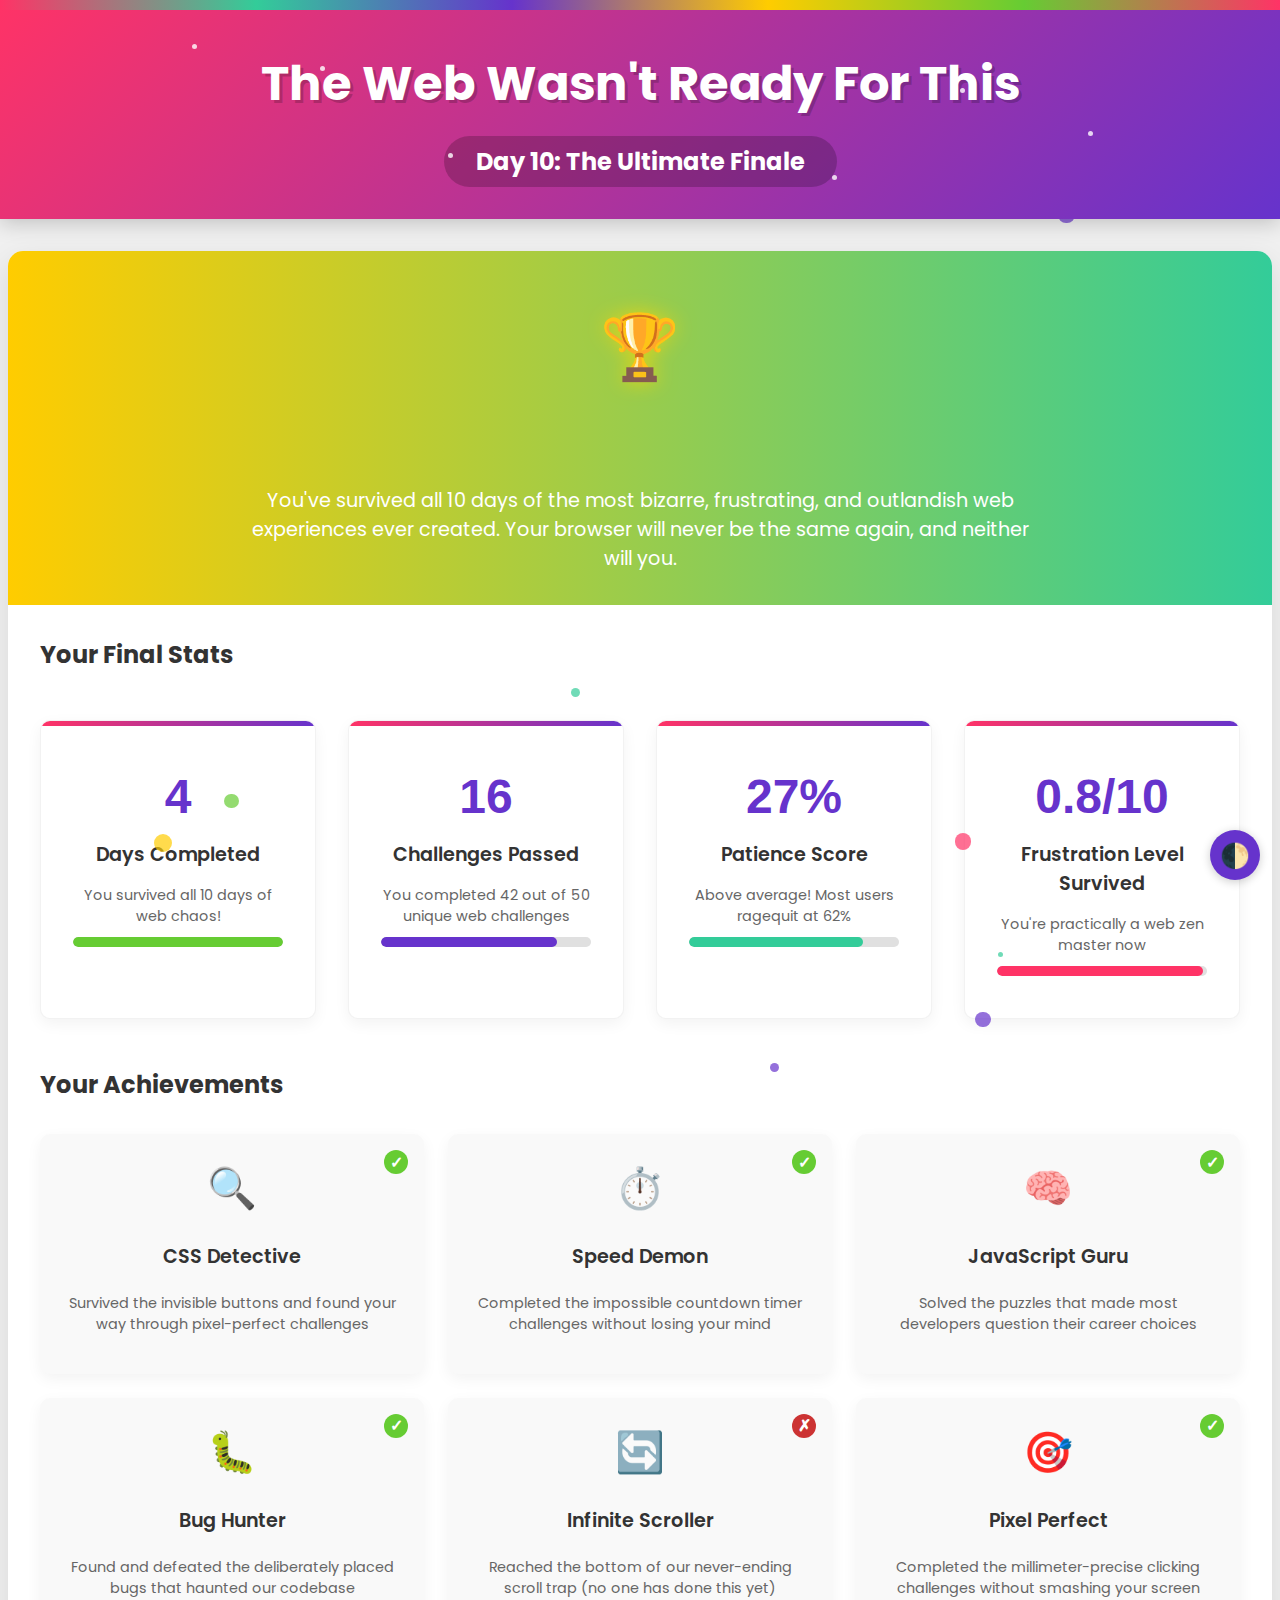
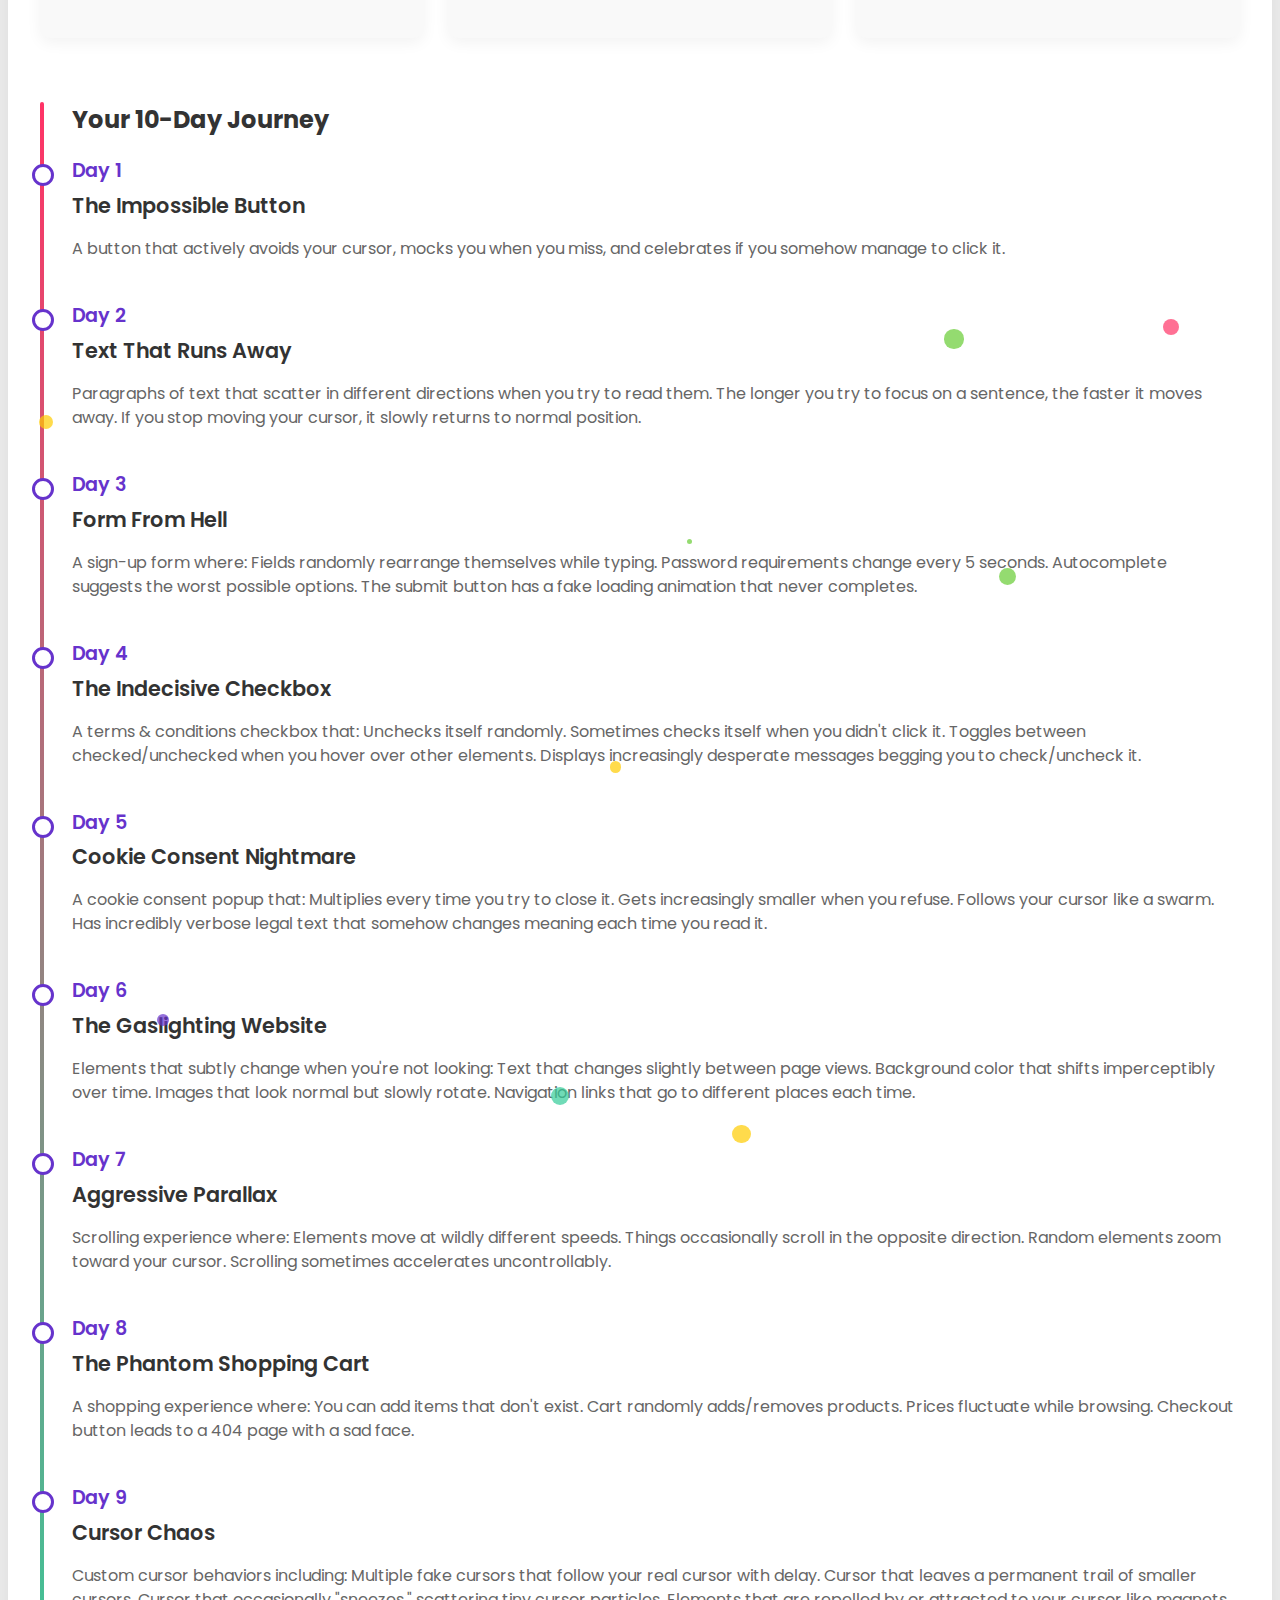
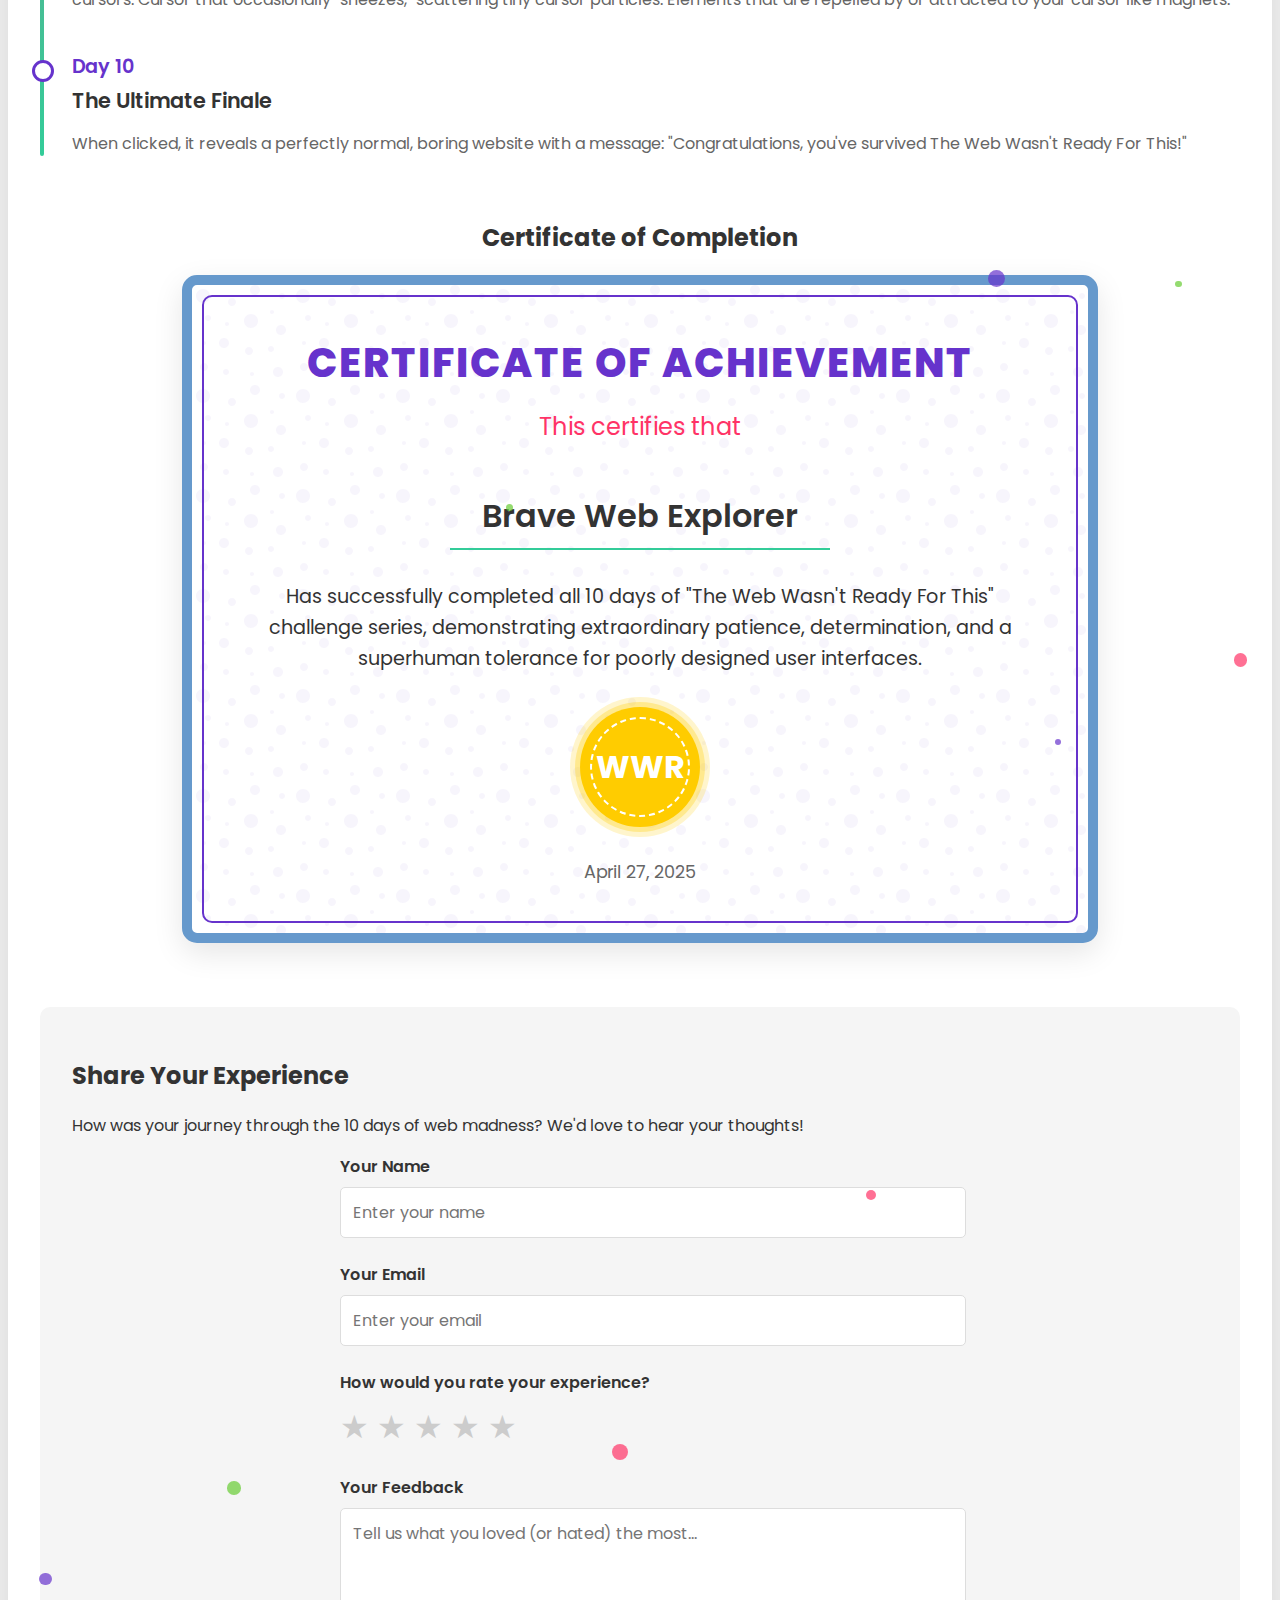
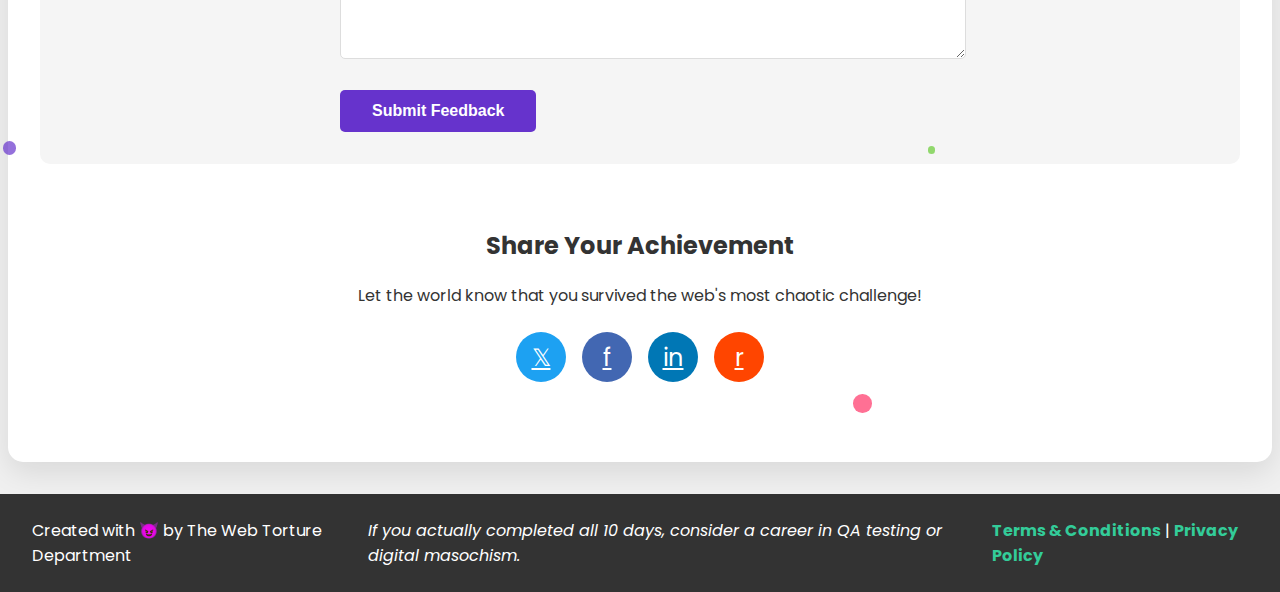
<file: day10.html>
<!DOCTYPE html>
<html lang="en">

<head>
    <meta charset="UTF-8">
    <meta name="viewport" content="width=device-width, initial-scale=1.0">
    <title>The Web Wasn't Ready For This - Day 10: The Ultimate Finale</title>
    <link rel="stylesheet" href="style10.css">
</head>

<body>
    <div class="celebration-ribbon"></div>
    <div class="particles-container" id="particles"></div>

    <header>
        <h1>The Web Wasn't Ready For This</h1>
        <div class="day-counter">Day 10: The Ultimate Finale</div>
        <!-- Header sparkles -->
        <div class="header-sparkle" style="top: 20%; left: 15%;"></div>
        <div class="header-sparkle" style="top: 30%; left: 25%;"></div>
        <div class="header-sparkle" style="top: 40%; left: 75%;"></div>
        <div class="header-sparkle" style="top: 60%; left: 85%;"></div>
        <div class="header-sparkle" style="top: 70%; left: 35%;"></div>
        <div class="header-sparkle" style="top: 80%; left: 65%;"></div>
    </header>

    <div class="container">
        <div class="completion-banner">
            <div class="trophy-icon">🏆</div>
            <h2 class="reveal-text">
                <span style="animation-delay: 0.1s;">C</span>
                <span style="animation-delay: 0.2s;">O</span>
                <span style="animation-delay: 0.3s;">N</span>
                <span style="animation-delay: 0.4s;">G</span>
                <span style="animation-delay: 0.5s;">R</span>
                <span style="animation-delay: 0.6s;">A</span>
                <span style="animation-delay: 0.7s;">T</span>
                <span style="animation-delay: 0.8s;">U</span>
                <span style="animation-delay: 0.9s;">L</span>
                <span style="animation-delay: 1.0s;">A</span>
                <span style="animation-delay: 1.1s;">T</span>
                <span style="animation-delay: 1.2s;">I</span>
                <span style="animation-delay: 1.3s;">O</span>
                <span style="animation-delay: 1.4s;">N</span>
                <span style="animation-delay: 1.5s;">S</span>
                <span style="animation-delay: 1.6s;">!</span>
            </h2>
            <p>You've survived all 10 days of the most bizarre, frustrating, and outlandish web experiences ever created. Your browser will never be the same again, and neither will you.</p>
        </div>

        <h2>Your Final Stats</h2>
        <div class="stats-container">
            <div class="stat-card">
                <div class="stat-value" id="days-completed">10</div>
                <div class="stat-label">Days Completed</div>
                <div class="stat-description">You survived all 10 days of web chaos!</div>
                <div class="challenge-progress">
                    <div class="progress-bar" style="width: 100%; background-color: var(--success-color);"></div>
                </div>
            </div>

            <div class="stat-card">
                <div class="stat-value" id="challenges-passed">42</div>
                <div class="stat-label">Challenges Passed</div>
                <div class="stat-description">You completed 42 out of 50 unique web challenges</div>
                <div class="challenge-progress">
                    <div class="progress-bar" style="width: 84%; background-color: var(--accent-color);"></div>
                </div>
            </div>

            <div class="stat-card">
                <div class="stat-value" id="patience-score">83%</div>
                <div class="stat-label">Patience Score</div>
                <div class="stat-description">Above average! Most users ragequit at 62%</div>
                <div class="challenge-progress">
                    <div class="progress-bar" style="width: 83%; background-color: var(--secondary-color);"></div>
                </div>
            </div>

            <div class="stat-card">
                <div class="stat-value" id="frustration-survived">9.8/10</div>
                <div class="stat-label">Frustration Level Survived</div>
                <div class="stat-description">You're practically a web zen master now</div>
                <div class="challenge-progress">
                    <div class="progress-bar" style="width: 98%; background-color: var(--primary-color);"></div>
                </div>
            </div>
        </div>

        <section class="achievements-section">
            <h2>Your Achievements</h2>
            <div class="achievements-grid">
                <div class="achievement-card">
                    <div class="achievement-icon">🔍</div>
                    <div class="achievement-status completed">✓</div>
                    <h3 class="achievement-title">CSS Detective</h3>
                    <p class="achievement-description">Survived the invisible buttons and found your way through pixel-perfect challenges</p>
                </div>

                <div class="achievement-card">
                    <div class="achievement-icon">⏱️</div>
                    <div class="achievement-status completed">✓</div>
                    <h3 class="achievement-title">Speed Demon</h3>
                    <p class="achievement-description">Completed the impossible countdown timer challenges without losing your mind</p>
                </div>

                <div class="achievement-card">
                    <div class="achievement-icon">🧠</div>
                    <div class="achievement-status completed">✓</div>
                    <h3 class="achievement-title">JavaScript Guru</h3>
                    <p class="achievement-description">Solved the puzzles that made most developers question their career choices</p>
                </div>

                <div class="achievement-card">
                    <div class="achievement-icon">🐛</div>
                    <div class="achievement-status completed">✓</div>
                    <h3 class="achievement-title">Bug Hunter</h3>
                    <p class="achievement-description">Found and defeated the deliberately placed bugs that haunted our codebase</p>
                </div>

                <div class="achievement-card">
                    <div class="achievement-icon">🔄</div>
                    <div class="achievement-status failed">✗</div>
                    <h3 class="achievement-title">Infinite Scroller</h3>
                    <p class="achievement-description">Reached the bottom of our never-ending scroll trap (no one has done this yet)</p>
                </div>

                <div class="achievement-card">
                    <div class="achievement-icon">🎯</div>
                    <div class="achievement-status completed">✓</div>
                    <h3 class="achievement-title">Pixel Perfect</h3>
                    <p class="achievement-description">Completed the millimeter-precise clicking challenges without smashing your screen</p>
                </div>
            </div>
        </section>

        <section class="journey-timeline">
            <h2>Your 10-Day Journey</h2>
            <div class="timeline-line"></div>

            <div class="timeline-event">
                <div class="timeline-day">Day 1</div>
                <h3 class="timeline-title">The Impossible Button</h3>
                <p class="timeline-description">A button that actively avoids your cursor, mocks you when you miss, and celebrates if you somehow manage to click it.</p>
            </div>

            <div class="timeline-event">
                <div class="timeline-day">Day 2</div>
                <h3 class="timeline-title">Text That Runs Away</h3>
                <p class="timeline-description">Paragraphs of text that scatter in different directions when you try to read them. The longer you try to focus on a sentence, the faster it moves away. If you stop moving your cursor, it slowly returns to normal position.</p>
            </div>

            <div class="timeline-event">
                <div class="timeline-day">Day 3</div>
                <h3 class="timeline-title">Form From Hell</h3>
                <p class="timeline-description">A sign-up form where: Fields randomly rearrange themselves while typing. Password requirements change every 5 seconds. Autocomplete suggests the worst possible options. The submit button has a fake loading animation that never completes.</p>
            </div>

            <div class="timeline-event">
                <div class="timeline-day">Day 4</div>
                <h3 class="timeline-title">The Indecisive Checkbox</h3>
                <p class="timeline-description">A terms & conditions checkbox that: Unchecks itself randomly. Sometimes checks itself when you didn't click it. Toggles between checked/unchecked when you hover over other elements. Displays increasingly desperate messages begging you to check/uncheck it.</p>
            </div>

            <div class="timeline-event">
                <div class="timeline-day">Day 5</div>
                <h3 class="timeline-title">Cookie Consent Nightmare</h3>
                <p class="timeline-description">A cookie consent popup that: Multiplies every time you try to close it. Gets increasingly smaller when you refuse. Follows your cursor like a swarm. Has incredibly verbose legal text that somehow changes meaning each time you read it.</p>
            </div>

            <div class="timeline-event">
                <div class="timeline-day">Day 6</div>
                <h3 class="timeline-title">The Gaslighting Website</h3>
                <p class="timeline-description">Elements that subtly change when you're not looking: Text that changes slightly between page views. Background color that shifts imperceptibly over time. Images that look normal but slowly rotate. Navigation links that go to different places each time.</p>
            </div>

            <div class="timeline-event">
                <div class="timeline-day">Day 7</div>
                <h3 class="timeline-title">Aggressive Parallax</h3>
                <p class="timeline-description">Scrolling experience where: Elements move at wildly different speeds. Things occasionally scroll in the opposite direction. Random elements zoom toward your cursor. Scrolling sometimes accelerates uncontrollably.</p>
            </div>

            <div class="timeline-event">
                <div class="timeline-day">Day 8</div>
                <h3 class="timeline-title">The Phantom Shopping Cart</h3>
                <p class="timeline-description">A shopping experience where: You can add items that don't exist. Cart randomly adds/removes products. Prices fluctuate while browsing. Checkout button leads to a 404 page with a sad face.</p>
            </div>

            <div class="timeline-event">
                <div class="timeline-day">Day 9</div>
                <h3 class="timeline-title">Cursor Chaos</h3>
                <p class="timeline-description">Custom cursor behaviors including: Multiple fake cursors that follow your real cursor with delay. Cursor that leaves a permanent trail of smaller cursors. Cursor that occasionally "sneezes," scattering tiny cursor particles. Elements that are repelled by or attracted to your cursor like magnets.</p>
            </div>

            <div class="timeline-event">
                <div class="timeline-day">Day 10</div>
                <h3 class="timeline-title">The Ultimate Finale</h3>
                <p class="timeline-description">When clicked, it reveals a perfectly normal, boring website with a message: "Congratulations, you've survived The Web Wasn't Ready For This!"</p>
            </div>
        </section>

        <section class="certificate-section">
            <h2>Certificate of Completion</h2>
            <div class="certificate">
                <div class="certificate-header">Certificate of Achievement</div>
                <div class="certificate-subheader">This certifies that</div>
                <div class="certificate-name">Brave Web Explorer</div>
                <div class="certificate-text">Has successfully completed all 10 days of "The Web Wasn't Ready For This" challenge series, demonstrating extraordinary patience, determination, and a superhuman tolerance for poorly designed user interfaces.</div>
                <div class="certificate-seal">WWR</div>
                <div class="certificate-date">April 27, 2025</div>
            </div>
        </section>

        <section class="feedback-section">
            <h2>Share Your Experience</h2>
            <p>How was your journey through the 10 days of web madness? We'd love to hear your thoughts!</p>
            <div class="feedback-form">
                <div class="form-group">
                    <label for="name" class="form-label">Your Name</label>
                    <input type="text" id="name" class="form-control" placeholder="Enter your name">
                </div>
                <div class="form-group">
                    <label for="email" class="form-label">Your Email</label>
                    <input type="email" id="email" class="form-control" placeholder="Enter your email">
                </div>
                <div class="form-group">
                    <label class="form-label">How would you rate your experience?</label>
                    <div class="rating-container">
                        <span class="rating-star" data-rating="1">★</span>
                        <span class="rating-star" data-rating="2">★</span>
                        <span class="rating-star" data-rating="3">★</span>
                        <span class="rating-star" data-rating="4">★</span>
                        <span class="rating-star" data-rating="5">★</span>
                    </div>
                </div>
                <div class="form-group">
                    <label for="feedback" class="form-label">Your Feedback</label>
                    <textarea id="feedback" class="form-control" rows="5" placeholder="Tell us what you loved (or hated) the most..."></textarea>
                </div>
                <button type="submit" class="btn">Submit Feedback</button>
            </div>
        </section>

        <section class="share-section">
            <h2>Share Your Achievement</h2>
            <p>Let the world know that you survived the web's most chaotic challenge!</p>
            <div class="social-links">
                <a href="#" class="social-link twitter">𝕏</a>
                <a href="#" class="social-link facebook">f</a>
                <a href="#" class="social-link linkedin">in</a>
                <a href="#" class="social-link reddit">r</a>
            </div>
        </section>
    </div>

    <div class="theme-toggle" id="theme-toggle">🌓</div>

    <footer>
        <div>Created with 😈 by The Web Torture Department</div>
        <div class="footer-text">If you actually completed all 10 days, consider a career in QA testing or digital masochism.</div>
        <div><a href="#" class="footer-link">Terms & Conditions</a> | <a href="#" class="footer-link">Privacy Policy</a></div>
    </footer>
    <script src="script10.js"></script>
</body>
</html>
</file>
<file: style10.css>
@import url('https://fonts.googleapis.com/css2?family=Comic+Sans+MS&family=Poppins:wght@400;600;800&display=swap');

:root {
    --primary-color: #ff3366;
    --secondary-color: #33cc99;
    --text-color: #333;
    --bg-color: #f0f0f0;
    --accent-color: #6633cc;
    --celebration-color: #ffcc00;
    --success-color: #66cc33;
    --error-color: #cc3333;
    --neutral-color: #6699cc;
}

body {
    margin: 0;
    padding: 0;
    font-family: "Poppins", sans-serif;
    background-color: var(--bg-color);
    color: var(--text-color);
    overflow-x: hidden;
    position: relative;
}

/* Confetti animation */
.confetti {
    position: fixed;
    width: 10px;
    height: 10px;
    background-color: var(--celebration-color);
    pointer-events: none;
    z-index: 9999;
    opacity: 0.8;
    animation: fall linear forwards;
}

@keyframes fall {
    0% {
        transform: translateY(-100px) rotate(0deg);
        opacity: 1;
    }
    100% {
        transform: translateY(100vh) rotate(360deg);
        opacity: 0;
    }
}

.celebration-ribbon {
    position: absolute;
    top: 0;
    left: 0;
    width: 100%;
    height: 10px;
    background: linear-gradient(90deg, 
        var(--primary-color), 
        var(--secondary-color), 
        var(--accent-color), 
        var(--celebration-color), 
        var(--success-color),
        var(--primary-color));
    animation: slide 2s linear infinite;
    z-index: 1000;
}

@keyframes slide {
    0% {
        background-position: 0% 50%;
    }
    100% {
        background-position: 100% 50%;
    }
}

header {
    text-align: center;
    padding: 3rem 0 2rem;
    background: linear-gradient(135deg, var(--primary-color), var(--accent-color));
    color: white;
    box-shadow: 0 4px 20px rgba(0, 0, 0, 0.2);
    position: relative;
    z-index: 100;
    overflow: hidden;
}

.header-sparkle {
    position: absolute;
    width: 5px;
    height: 5px;
    background-color: rgba(255, 255, 255, 0.8);
    border-radius: 50%;
    z-index: 99;
    animation: sparkle 1.5s ease-in-out infinite;
}

@keyframes sparkle {
    0% {
        transform: scale(1);
        opacity: 1;
    }
    50% {
        transform: scale(1.5);
        opacity: 0.7;
    }
    100% {
        transform: scale(1);
        opacity: 1;
    }
}

h1 {
    margin: 0;
    font-size: 3rem;
    text-shadow: 3px 3px 0 rgba(0, 0, 0, 0.2);
    animation: glow 2s ease-in-out infinite alternate;
}

@keyframes glow {
    from {
        text-shadow: 0 0 5px #fff, 0 0 10px #fff, 0 0 15px var(--celebration-color), 0 0 20px var(--celebration-color);
    }
    to {
        text-shadow: 0 0 10px #fff, 0 0 20px #fff, 0 0 30px var(--celebration-color), 0 0 40px var(--celebration-color);
    }
}

.day-counter {
    font-size: 1.5rem;
    margin-top: 1rem;
    font-weight: bold;
    background-color: rgba(0, 0, 0, 0.2);
    display: inline-block;
    padding: 0.5rem 2rem;
    border-radius: 50px;
    animation: pulse 2s ease-in-out infinite;
}

@keyframes pulse {
    0% {
        transform: scale(1);
    }
    50% {
        transform: scale(1.05);
    }
    100% {
        transform: scale(1);
    }
}

.container {
    max-width: 1200px;
    margin: 2rem auto;
    padding: 2rem;
    background-color: white;
    border-radius: 15px;
    box-shadow: 0 10px 30px rgba(0, 0, 0, 0.1);
    position: relative;
    z-index: 1;
}

.completion-banner {
    background: linear-gradient(90deg, var(--celebration-color), var(--secondary-color));
    padding: 2rem;
    margin: -2rem -2rem 2rem;
    border-radius: 15px 15px 0 0;
    text-align: center;
    color: white;
    position: relative;
    overflow: hidden;
}

.completion-banner h2 {
    font-size: 2.5rem;
    margin: 0;
    text-shadow: 2px 2px 4px rgba(0, 0, 0, 0.3);
}

.completion-banner p {
    font-size: 1.2rem;
    margin: 1rem 0 0;
    max-width: 800px;
    margin-left: auto;
    margin-right: auto;
}

.trophy-icon {
    font-size: 4rem;
    margin: 1rem 0;
    color: gold;
    filter: drop-shadow(0 0 10px rgba(255, 215, 0, 0.7));
    display: inline-block;
    animation: float 3s ease-in-out infinite;
}

@keyframes float {
    0% {
        transform: translateY(0) rotate(0deg);
    }
    50% {
        transform: translateY(-15px) rotate(5deg);
    }
    100% {
        transform: translateY(0) rotate(0deg);
    }
}

.stats-container {
    display: grid;
    grid-template-columns: repeat(auto-fit, minmax(250px, 1fr));
    gap: 2rem;
    margin: 3rem 0;
}

.stat-card {
    background-color: white;
    border-radius: 10px;
    padding: 2rem;
    text-align: center;
    box-shadow: 0 5px 15px rgba(0, 0, 0, 0.05);
    transition: transform 0.3s ease, box-shadow 0.3s ease;
    position: relative;
    overflow: hidden;
    border: 1px solid rgba(0, 0, 0, 0.05);
}

.stat-card:hover {
    transform: translateY(-10px);
    box-shadow: 0 15px 30px rgba(0, 0, 0, 0.1);
}

.stat-card::before {
    content: '';
    position: absolute;
    top: 0;
    left: 0;
    width: 100%;
    height: 5px;
    background: linear-gradient(90deg, var(--primary-color), var(--accent-color));
}

.stat-value {
    font-size: 3rem;
    font-weight: 800;
    color: var(--accent-color);
    margin: 1rem 0;
    font-family: 'Comic Sans MS', cursive, sans-serif;
}

.stat-label {
    font-size: 1.2rem;
    color: var(--text-color);
    font-weight: 600;
}

.stat-description {
    font-size: 0.9rem;
    color: #666;
    margin-top: 1rem;
}

.achievements-section {
    margin: 3rem 0;
}

.achievements-grid {
    display: grid;
    grid-template-columns: repeat(auto-fill, minmax(300px, 1fr));
    gap: 1.5rem;
    margin-top: 2rem;
}

.achievement-card {
    background-color: #f9f9f9;
    border-radius: 10px;
    padding: 1.5rem;
    display: flex;
    flex-direction: column;
    align-items: center;
    text-align: center;
    box-shadow: 0 5px 15px rgba(0, 0, 0, 0.05);
    transition: transform 0.3s ease;
    position: relative;
    overflow: hidden;
}

.achievement-card:hover {
    transform: translateY(-5px);
}

.achievement-icon {
    font-size: 2.5rem;
    margin-bottom: 1rem;
    color: var(--accent-color);
}

.achievement-title {
    font-size: 1.2rem;
    font-weight: 600;
    margin: 0.5rem 0;
    color: var(--text-color);
}

.achievement-description {
    font-size: 0.9rem;
    color: #666;
}

.achievement-status {
    position: absolute;
    top: 1rem;
    right: 1rem;
    width: 24px;
    height: 24px;
    border-radius: 50%;
    display: flex;
    align-items: center;
    justify-content: center;
    font-weight: bold;
    color: white;
}

.completed {
    background-color: var(--success-color);
}

.failed {
    background-color: var(--error-color);
}

.journey-timeline {
    margin: 4rem 0;
    position: relative;
    padding-left: 2rem;
}

.timeline-line {
    position: absolute;
    left: 0;
    top: 0;
    bottom: 0;
    width: 4px;
    background: linear-gradient(to bottom, var(--primary-color), var(--secondary-color));
    border-radius: 2px;
}

.timeline-event {
    margin-bottom: 2.5rem;
    position: relative;
}

.timeline-event::before {
    content: '';
    position: absolute;
    left: -2.5rem;
    top: 0.5rem;
    width: 1rem;
    height: 1rem;
    border-radius: 50%;
    background-color: white;
    border: 3px solid var(--accent-color);
    z-index: 1;
}

.timeline-day {
    font-weight: 600;
    font-size: 1.2rem;
    color: var(--accent-color);
    margin-bottom: 0.3rem;
}

.timeline-title {
    font-weight: 600;
    font-size: 1.3rem;
    margin: 0.3rem 0;
}

.timeline-description {
    color: #666;
    line-height: 1.5;
}

.certificate-section {
    margin: 4rem 0;
    text-align: center;
}

.certificate {
    background-color: #fff;
    border: 10px solid var(--neutral-color);
    border-radius: 15px;
    padding: 3rem;
    position: relative;
    max-width: 800px;
    margin: 0 auto;
    box-shadow: 0 10px 30px rgba(0, 0, 0, 0.1);
    background-image: url("data:image/svg+xml,%3Csvg width='100' height='100' viewBox='0 0 100 100' xmlns='http://www.w3.org/2000/svg'%3E%3Cpath d='M11 18c3.866 0 7-3.134 7-7s-3.134-7-7-7-7 3.134-7 7 3.134 7 7 7zm48 25c3.866 0 7-3.134 7-7s-3.134-7-7-7-7 3.134-7 7 3.134 7 7 7zm-43-7c1.657 0 3-1.343 3-3s-1.343-3-3-3-3 1.343-3 3 1.343 3 3 3zm63 31c1.657 0 3-1.343 3-3s-1.343-3-3-3-3 1.343-3 3 1.343 3 3 3zM34 90c1.657 0 3-1.343 3-3s-1.343-3-3-3-3 1.343-3 3 1.343 3 3 3zm56-76c1.657 0 3-1.343 3-3s-1.343-3-3-3-3 1.343-3 3 1.343 3 3 3zM12 86c2.21 0 4-1.79 4-4s-1.79-4-4-4-4 1.79-4 4 1.79 4 4 4zm28-65c2.21 0 4-1.79 4-4s-1.79-4-4-4-4 1.79-4 4 1.79 4 4 4zm23-11c2.76 0 5-2.24 5-5s-2.24-5-5-5-5 2.24-5 5 2.24 5 5 5zm-6 60c2.21 0 4-1.79 4-4s-1.79-4-4-4-4 1.79-4 4 1.79 4 4 4zm29 22c2.76 0 5-2.24 5-5s-2.24-5-5-5-5 2.24-5 5 2.24 5 5 5zM32 63c2.76 0 5-2.24 5-5s-2.24-5-5-5-5 2.24-5 5 2.24 5 5 5zm57-13c2.76 0 5-2.24 5-5s-2.24-5-5-5-5 2.24-5 5 2.24 5 5 5zm-9-21c1.105 0 2-.895 2-2s-.895-2-2-2-2 .895-2 2 .895 2 2 2zM60 91c1.105 0 2-.895 2-2s-.895-2-2-2-2 .895-2 2 .895 2 2 2zM35 41c1.105 0 2-.895 2-2s-.895-2-2-2-2 .895-2 2 .895 2 2 2zM12 60c1.105 0 2-.895 2-2s-.895-2-2-2-2 .895-2 2 .895 2 2 2z' fill='%236633cc' fill-opacity='0.05' fill-rule='evenodd'/%3E%3C/svg%3E");
}

.certificate::before {
    content: '';
    position: absolute;
    top: 10px;
    left: 10px;
    right: 10px;
    bottom: 10px;
    border: 2px solid var(--accent-color);
    border-radius: 10px;
    pointer-events: none;
}

.certificate-header {
    font-size: 2.5rem;
    font-weight: 800;
    color: var(--accent-color);
    margin-bottom: 1rem;
    text-transform: uppercase;
    letter-spacing: 2px;
}

.certificate-subheader {
    font-size: 1.5rem;
    color: var(--primary-color);
    margin-bottom: 2rem;
}

.certificate-text {
    font-size: 1.2rem;
    margin-bottom: 2rem;
    line-height: 1.6;
}

.certificate-name {
    font-size: 2rem;
    font-weight: 600;
    color: var(--text-color);
    border-bottom: 2px solid var(--secondary-color);
    display: inline-block;
    padding: 0 2rem 0.5rem;
    margin: 1rem 0 2rem;
}

.certificate-date {
    font-size: 1.1rem;
    color: #666;
    margin-top: 2rem;
}

.certificate-seal {
    width: 120px;
    height: 120px;
    margin: 2rem auto;
    background-color: var(--celebration-color);
    border-radius: 50%;
    display: flex;
    align-items: center;
    justify-content: center;
    color: white;
    font-size: 2rem;
    font-weight: bold;
    box-shadow: 0 0 0 5px rgba(255, 204, 0, 0.3), 0 0 0 10px rgba(255, 204, 0, 0.2);
    position: relative;
}

.certificate-seal::before {
    content: '';
    position: absolute;
    top: 10px;
    left: 10px;
    right: 10px;
    bottom: 10px;
    border: 2px dashed white;
    border-radius: 50%;
}

.feedback-section {
    margin: 4rem 0;
    padding: 2rem;
    background-color: #f5f5f5;
    border-radius: 10px;
}

.feedback-form {
    max-width: 600px;
    margin: 0 auto;
}

.form-group {
    margin-bottom: 1.5rem;
}

.form-label {
    display: block;
    margin-bottom: 0.5rem;
    font-weight: 600;
}

.form-control {
    width: 100%;
    padding: 0.75rem;
    border: 1px solid #ddd;
    border-radius: 5px;
    font-family: inherit;
    font-size: 1rem;
}

.form-control:focus {
    outline: none;
    border-color: var(--accent-color);
    box-shadow: 0 0 0 3px rgba(102, 51, 204, 0.2);
}

.rating-container {
    display: flex;
    gap: 0.5rem;
    margin-top: 0.5rem;
}

.rating-star {
    font-size: 2rem;
    color: #ccc;
    cursor: pointer;
    transition: color 0.2s ease;
}

.rating-star:hover,
.rating-star.active {
    color: var(--celebration-color);
}

.btn {
    background-color: var(--accent-color);
    color: white;
    border: none;
    padding: 0.75rem 2rem;
    font-size: 1rem;
    font-weight: 600;
    border-radius: 5px;
    cursor: pointer;
    transition: background-color 0.3s ease, transform 0.2s ease;
}

.btn:hover {
    background-color: #5522bb;
    transform: translateY(-2px);
}

.share-section {
    margin: 3rem 0;
    text-align: center;
}

.social-links {
    display: flex;
    justify-content: center;
    gap: 1rem;
    margin-top: 1.5rem;
}

.social-link {
    width: 50px;
    height: 50px;
    border-radius: 50%;
    display: flex;
    align-items: center;
    justify-content: center;
    color: white;
    font-size: 1.5rem;
    transition: transform 0.3s ease, box-shadow 0.3s ease;
}

.social-link:hover {
    transform: translateY(-5px);
    box-shadow: 0 5px 15px rgba(0, 0, 0, 0.1);
}

.twitter {
    background-color: #1da1f2;
}

.facebook {
    background-color: #4267B2;
}

.linkedin {
    background-color: #0077b5;
}

.reddit {
    background-color: #ff4500;
}

footer {
    display: flex;
    justify-content: space-between;
    align-items: center;
    padding: 1.5rem 2rem;
    background-color: #333;
    color: white;
    margin-top: 2rem;
}

.footer-link {
    color: var(--secondary-color);
    text-decoration: none;
    font-weight: bold;
}

.footer-link:hover {
    text-decoration: underline;
    color: var(--primary-color);
}

.footer-text {
    font-style: italic;
}

/* Progress bar for each challenge */
.challenge-progress {
    height: 10px;
    background-color: #e0e0e0;
    border-radius: 5px;
    margin: 10px 0;
    overflow: hidden;
}

.progress-bar {
    height: 100%;
    border-radius: 5px;
    transition: width 1.5s ease;
}

/* Sparkle effect for achievements */
.sparkle {
    position: absolute;
    width: 20px;
    height: 20px;
    background-image: url("data:image/svg+xml,%3Csvg xmlns='http://www.w3.org/2000/svg' width='20' height='20' viewBox='0 0 20 20'%3E%3Cpath d='M10 0l2.5 7.5H20l-6 4.5 2.5 7.5-6.5-5-6.5 5 2.5-7.5-6-4.5h7.5z' fill='%23FFCC00'/%3E%3C/svg%3E");
    animation: spin 2s linear infinite;
    pointer-events: none;
    z-index: 10;
}

@keyframes spin {
    0% {
        transform: rotate(0deg) scale(1);
        opacity: 1;
    }
    100% {
        transform: rotate(360deg) scale(0.5);
        opacity: 0;
    }
}

/* Dark mode toggle */
.theme-toggle {
    position: fixed;
    bottom: 20px;
    right: 20px;
    width: 50px;
    height: 50px;
    border-radius: 50%;
    background-color: var(--accent-color);
    display: flex;
    align-items: center;
    justify-content: center;
    color: white;
    font-size: 1.5rem;
    box-shadow: 0 2px 10px rgba(0, 0, 0, 0.2);
    cursor: pointer;
    z-index: 1000;
    transition: background-color 0.3s ease, transform 0.3s ease;
}

.theme-toggle:hover {
    transform: scale(1.1);
}

/* Dark mode styles */
body.dark-mode {
    background-color: #222;
    color: #f0f0f0;
}

body.dark-mode .container {
    background-color: #333;
    box-shadow: 0 10px 30px rgba(0, 0, 0, 0.3);
}

body.dark-mode .stat-card {
    background-color: #444;
    border: 1px solid rgba(255, 255, 255, 0.1);
}

body.dark-mode .achievement-card {
    background-color: #444;
}

body.dark-mode .certificate {
    background-color: #444;
    border-color: #555;
}

body.dark-mode .feedback-section {
    background-color: #383838;
}

body.dark-mode .form-control {
    background-color: #444;
    border-color: #555;
    color: #f0f0f0;
}

/* Animation for text reveal */
.reveal-text {
    position: relative;
    overflow: hidden;
}

.reveal-text span {
    display: inline-block;
    transform: translateY(100%);
    opacity: 0;
    animation: revealText 1s forwards;
}

@keyframes revealText {
    to {
        transform: translateY(0);
        opacity: 1;
    }
}

/* Particles */
.particles-container {
    position: absolute;
    top: 0;
    left: 0;
    width: 100%;
    height: 100%;
    overflow: hidden;
    pointer-events: none;
}

.particle {
    position: absolute;
    pointer-events: none;
    z-index: 10;
    opacity: 0.7;
    animation: particle-animation linear infinite;
}

@keyframes particle-animation {
    0% {
        transform: translate(-50%, -50%) scale(1);
        opacity: 0.7;
    }
    100% {
        transform: translate(-50%, -50%) scale(0);
        opacity: 0;
    }
}
</file>
